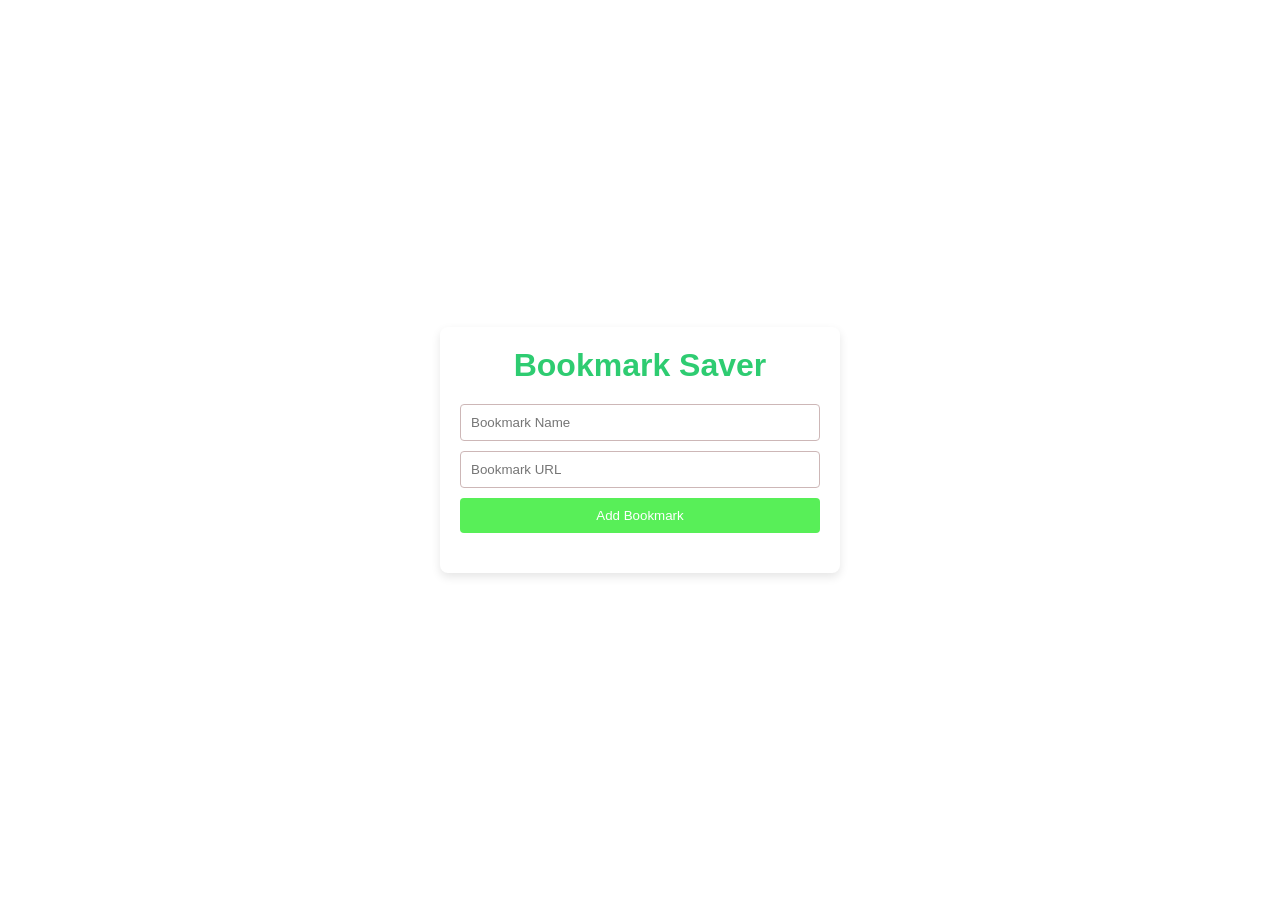
<file: Bookmark Saver/index.html>
<!DOCTYPE html>
<html lang="en">
<head>
    <meta charset="UTF-8">
    <meta name="viewport" content="width=device-width, initial-scale=1.0">
    <link rel="stylesheet" href="style.css">
    <title>BookMark Saver</title>
</head>
<body>
    <div class="app-container">
        <h1>Bookmark Saver</h1>
        <div class="input-container">
            <input type="text" id="bookmark-name" placeholder="Bookmark Name" >
            <input type="text" id="bookmark-url" placeholder="Bookmark URL" >
            <button id="add-bookmark">Add Bookmark</button>
            </div>

        <ul id="bookmark-list"></ul>

    </div>
    <script src="script.js"></script>
</body>
</html>
</file>
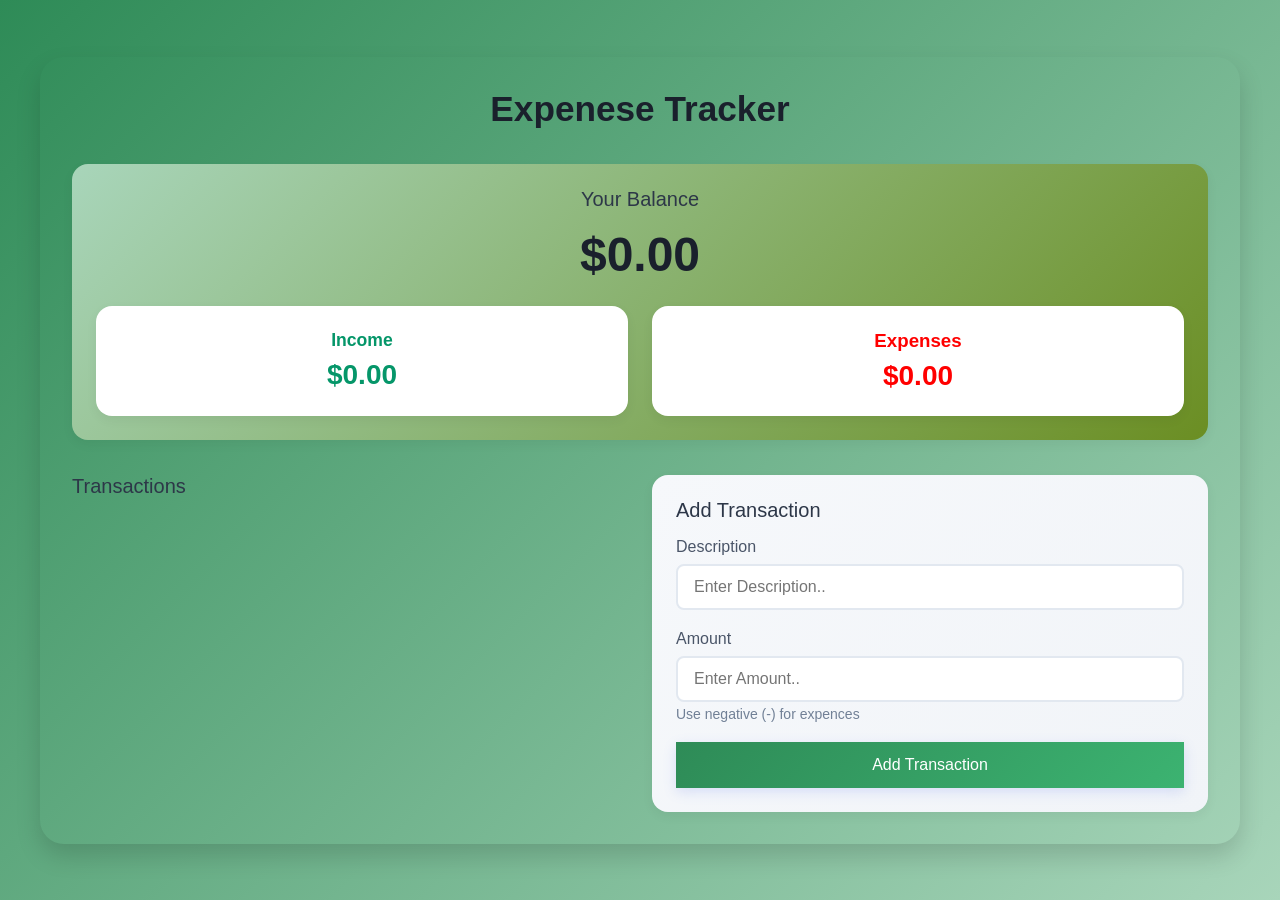
<file: Expense-Tracker/index.html>
<!DOCTYPE html>
<html lang="en">

<head>
    <meta charset="UTF-8">
    <meta name="viewport" content="width=device-width, initial-scale=1.0">
    <title>Expense Tracker</title>
    <link rel="stylesheet" href="style.css">
</head>

<body>
    <div class="container">
        <h1>Expenese Tracker</h1>

        <div class="balance-container">
            <h2>Your Balance</h2>
            <h1 id="balance">$00.0</h1>

            <div class="summary">
                <div class="income">
                    <h3>Income</h3>
                    <p id="income-amount">$0.00</p>
                </div>
                <div class="expense">
                    <h3>Expenses</h3>
                    <p id="expences-amount">$0.00</p>
                </div>

            </div>

        </div>
        <div class="main-content">
            <div class="transaction-container">
                <h2>Transactions</h2>
                <ul id="transaction-list">
                    <!-- Transaction will be inserted here-->
                </ul>
            </div>
            <div class="form-container">
                <h2>Add Transaction</h2>
                <form id="transaction-form">
                    <div class="form-group">
                        <label for="description">Description</label>
                        <input type="text" id="description" placeholder="Enter Description.." required>
                    </div>

                     <div class="form-group">
                        <label for="amount">Amount</label>
                        <input type="number" id="amount" placeholder="Enter Amount.." required >
                        <small>Use negative (-) for expences</small>
                    </div>

                    <button type="submit">Add Transaction</button>
                </form>
            </div>

        </div>

    </div>

<script src="script.js"></script>
</body>

</html>
</file>
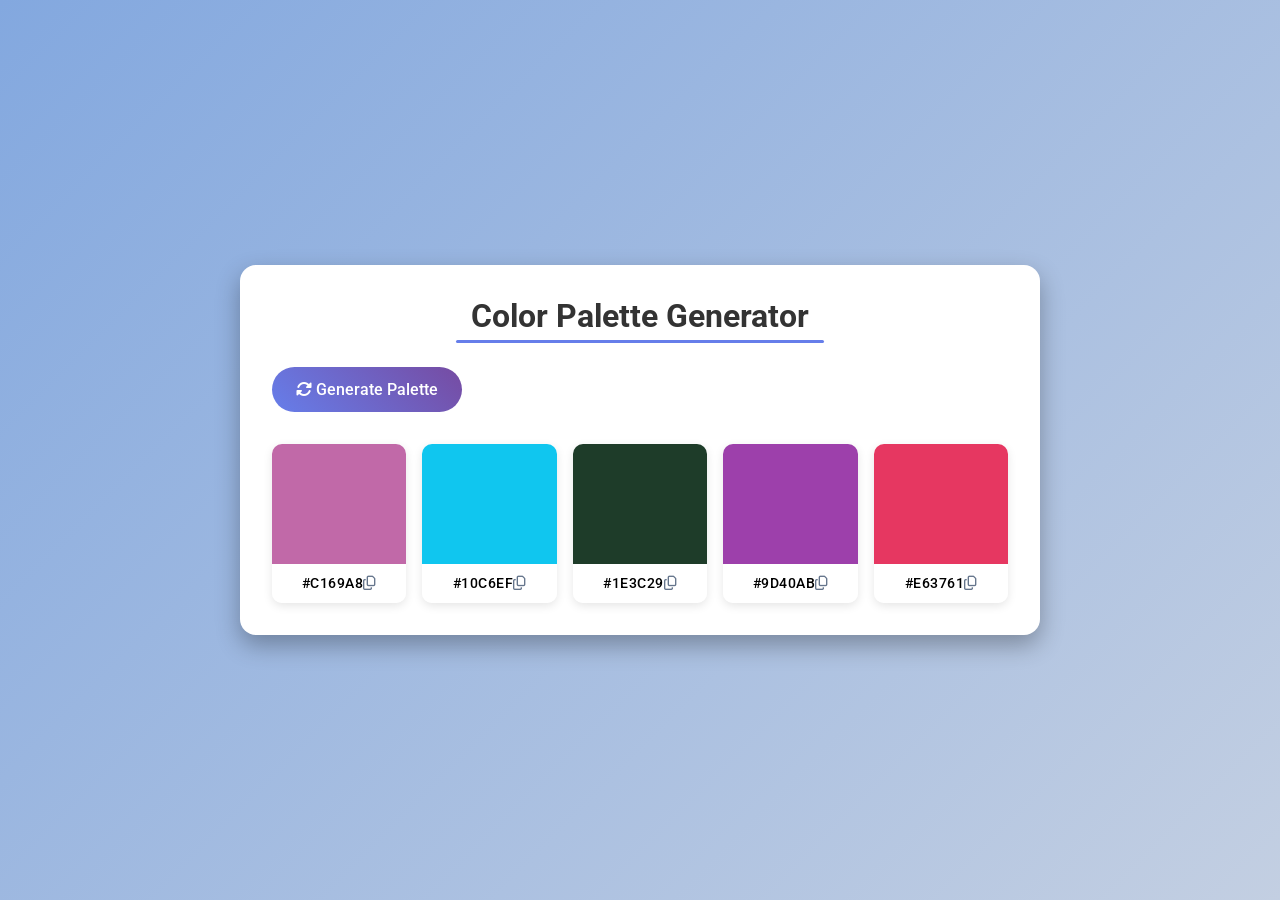
<file: Color-palette/palette.html>
<!DOCTYPE html>
<html lang="en">
  <head>
    <meta charset="UTF-8" />
    <meta name="viewport" content="width=device-width, initial-scale=1.0" />
    <title>Color Palette Generator</title>
    <link
      rel="stylesheet"
      href="https://cdnjs.cloudflare.com/ajax/libs/font-awesome/6.7.2/css/all.min.css"
      integrity="sha512-Evv84Mr4kqVGRNSgIGL/F/aIDqQb7xQ2vcrdIwxfjThSH8CSR7PBEakCr51Ck+w+/U6swU2Im1vVX0SVk9ABhg=="
      crossorigin="anonymous"
      referrerpolicy="no-referrer"
    />
    <link rel="stylesheet" href="palette.css" />
  </head>
  <body>
    <div class="container">
      <h1>Color Palette Generator</h1>

      <button id="generate-btn">
        <i class="fas fa-sync-alt"></i>
        Generate Palette
      </button>

      <div class="palette-container">
        <!-- COLOR BOX 1 -->
        <div class="color-box">
          <div class="color" style="background-color: #e1f5fe"></div>
          <div class="color-info">
            <span class="hex-value">#E1F5FE</span>
            <i class="far fa-copy copy-btn" title="Copy to clipboard"></i>
          </div>
        </div>
        <!-- COLOR BOX 2 -->
        <div class="color-box">
          <div class="color" style="background-color: #b3e5fc"></div>
          <div class="color-info">
            <span class="hex-value">#B3E5FC</span>
            <i class="far fa-copy copy-btn" title="Copy to clipboard"></i>
          </div>
        </div>
        <!-- COLOR BOX 3 -->
        <div class="color-box">
          <div class="color" style="background-color: #81d4fa"></div>
          <div class="color-info">
            <span class="hex-value">#81D4FA</span>
            <i class="far fa-copy copy-btn" title="Copy to clipboard"></i>
          </div>
        </div>
        <!-- COLOR BOX 4 -->
        <div class="color-box">
          <div class="color" style="background-color: #4fc3f7"></div>
          <div class="color-info">
            <span class="hex-value">#4FC3F7</span>
            <i class="far fa-copy copy-btn" title="Copy to clipboard"></i>
          </div>
        </div>
        <!-- COLOR BOX 5 -->
        <div class="color-box">
          <div class="color" style="background-color: #29b6f6"></div>
          <div class="color-info">
            <span class="hex-value">#29B6F6</span>
            <i class="far fa-copy copy-btn" title="Copy to clipboard"></i>
          </div>
        </div>
      </div>
    </div>

    <script src="script.js"></script>
  </body>
</html>
</file>
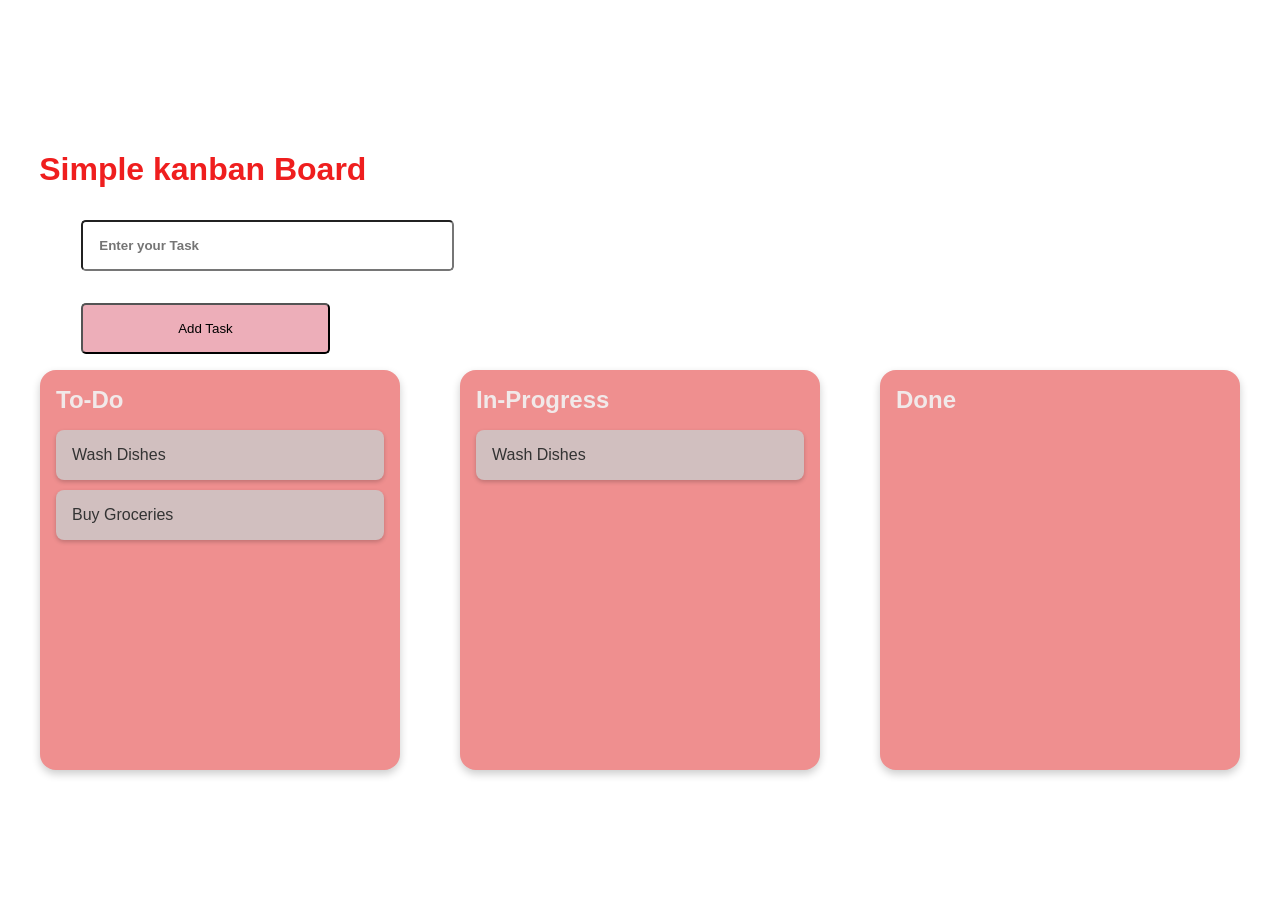
<file: To-Do/Do.html>
<!DOCTYPE html>
<html lang="en">

<head>
    <meta charset="UTF-8">
    <meta name="viewport" content="width=device-width, initial-scale=1.0">
    <title>Task Board</title>
    <link rel="stylesheet" href="style.css">
    
</head>
<body>
    <div class="container">
        <h1>Simple kanban Board</h1>

        <input type="text" id="input-Box" placeholder="Enter your Task">
        <button id="BTN">Add Task</button>
        <div class="board">
            <!-- list1-->

            <div class="list" id="list1">
                <h2>To-Do</h2>
                <div class="card" draggable="true" id="card1"> Wash Dishes</div>
                <div class="card" draggable="true" id="card2">Buy Groceries</div>
                <!-- <div id="Div-Content" class="card" draggable="true"></div> -->
            </div>

            <!-- List 2 -->
            <div class="list" id="list2">
                <h2>In-Progress</h2>
                <div class="card" draggable="true" id="card3"> Wash Dishes</div>
            </div>

            <!-- list-3-->
            <div class="list" id="list3">
            <h2>Done</h2>
            
            
        </div>
        </div>

    </div>
<script src="J-S.js"></script>
</body>
</html>
</file>
<file: Bookmark Saver/style.css>
*{
    margin: 0;
    padding: 0;
    box-sizing: border-box;
}

body{
    font-family: sans-serif;
    background-color: #fff;
    color: black;
    display: flex;
    justify-content: center;
    align-items: center;
    height: 100vh;

}

.app-container{
    background-color: #fff;
    padding: 20px;
    border-radius: 8px;
    box-shadow: 0 4px 10px rgba(0, 0, 0, 0.1);
    max-width: 400px;
    width: 90%;
    text-align: center;

}

h1{
    color: #2ecc71;
    margin-bottom: 20px;


}

.input-container {
    display: flex;
    flex-direction: column;
    gap: 10px;
    margin-bottom: 20px;

}

input{
    padding: 10px;
    border-radius: 4px;
    border: 1px solid rgb(205, 183, 183);

}

button{
    padding: 10px;
    background-color: rgb(88, 239, 88);
    color: #fff;
    border: none;
    border-radius: 4px;
    cursor: pointer;
    transition: background-color 0.3s ease;
}

button:hover{
    background-color: rgb(25, 231, 25);
}

#bookmark-list{
    list-style: none;
    padding: 0;
}
#bookmark-list li {
    border-color: #fff;
    padding: 10px;
    border: 1px solid #ddd;
    border-radius: 4px;
    margin-bottom: 10px;
    display: flex;
    justify-content: space-between;
    align-items: center;
}

#bookmark-list a{
    color: #2ecc71;
    text-decoration: none;

}
#bookmark-list button{
    border-color: red;
    padding: 5px 10px;
    &:hover{
        background-color: red;
    }
    
}
</file>
<file: Expense-Tracker/style.css>
*{
    margin: 0;
    padding: 0;
    box-sizing: border-box;
}

body{
    background:linear-gradient(135deg, #2e8b57, #a8d5ba);
    min-height: 100vh;
    font-family: "Roboto", sans-serif;
    display: flex;
    justify-content: center;
    align-items: center;
    padding: 20px;
    color: black;

}

.container{
    width: 100%;
    max-width: 1200px;
    padding:2rem;
    border-radius: 24px;
    box-shadow: 0 12px 24px rgba(0, 0, 0, 0.15);

}


h1{
    text-align: center;
    color: #1a202c;
    margin-bottom: 35px;
    font-size: 2.2rem;
    font-weight: 600;
    letter-spacing: -0;
}
h2{
    color: #2d3748;
    margin-bottom: 1rem;
    font-size: 1.25rem;
    font-weight: 500;
}

.balance-container{
    text-align: center;
    margin-bottom: 35px;
    padding: 24px;
    background: linear-gradient(135deg, #a8d5ba, #6b8e23);
    border-radius: 1rem;
    box-shadow: 0 4px 12px rgba(0, 0, 0, 0.05);
    
}

.balance-container  h1{
    font-size: 3rem;
    margin: 15px 0;

}
.summary{
    display: grid;
    grid-template-columns: 1fr 1fr;
    gap: 24px;
    margin-top:  24px;
}
.main-content{
    display: grid;
    grid-template-columns: 1fr 1fr;
    gap: 24px;
}

.income, .expense{
    background-color: #fff;
    padding: 24px;
    border-radius: 1rem;
    box-shadow: 0 4px 12px rgba(0, 0, 0, 0.05);
    transition: transform 0.2s ease;
    &:hover{
        transform: translateY(-2px);
    }
}

.income h3{
    color: #059669;
    font-size: 1.1rem;
    font-weight: 600;
}

.expense h3{
    color: red;
    font-weight: 1.1rem;
    font-weight: 600;
}

.income p,
.expense p {
    margin-top: 8px;
    font-size: 1.75rem;
    font-weight: 600;

}

.income p{
    color: #059669;
}

.expense p{
    color: red;
}

.transaction-container{
    height: 100%;
    display: flex;
    flex-direction: column;
}

#transaction-list{
    list-style: none;
    max-height: 500px;
    overflow-y: auto;
    flex-grow: 1;
    padding-right: 8px;
}

#transaction-list::-webkit-scrollbar{
    width: 8px;
    
}
#transaction-list::-webkit-scrollbar-track{
    background-color:  #f1f1f1;
    border-radius: 4px;
}
#transaction-list::-webkit-scrollbar-thumb{
    /*thumb is the graggble part of scrollbar */
    background-color: #cbd5e0;
    border-radius: 4px;

}

#transaction-list::-webkit-scrollbar-thumb:hover{
    background-color:  #a0aec0;

}
.transaction{
    display: flex;
    justify-content: space-between;
    align-items: center;
    padding: 1rem 1.2rem ;
    margin-bottom: 12px;
    border-radius: 12px;
    background-color: #fff;
    box-shadow: 0 2px 8px rgba(0, 0, 0, 0.05);
    transition: all 0.2s ease;
    border-right: 5px solid;
    animation: slideIn 0.3s ease;
}

@keyframes slideIn {
    from{
        opacity: 0;
        transform: translateX(-20px);
    }
    to {
        opacity: 1;
        transform: translateX(0px);
    }
}

.transaction.income{
    border-right-color: #059669;
}
.transaction.expense{
    border-right-color: #dc2626;
}

.transaction .delete-btn {
    background: none;
    border: none;
    color: #dc2626;
    cursor: pointer;
    font-size: 1.4rem;
    opacity: 0;
    transition: all 0.2s ease;
    padding: 4px 8px;
    border-radius: 4px;
    margin-left: 12px;
}
.transaction:hover .delete-btn {
  opacity: 1;
}

.transaction .delete-btn:hover {
  background-color: #fee2e2;
  transform: scale(1.1);
}

/*&:hover{
    opacity: 1;
}
&:hover{
    background-color: #fff;
    transform: scale(1.1);
}
} */

.form-container {
    background: linear-gradient(135deg, #f6f8fb, #f1f4f8);
    padding: 24px;
    border-radius: 16px;
    box-shadow: 0 4px 12px rgba(0, 0, 0, 0.05);
    height: 100%;
    display: flex;
    flex-direction: column;
}

.form-container form{
    height: 100%;
    display: flex;
    flex-direction: column;

}

.form-group {
    margin-bottom: 20px;

}
label{
    display: block;
    margin-bottom: 8px;
    color: #4a5568;
    font-weight: 500;
}

input{
    width: 100%;
    padding: 12px 16px;
    border: 2px solid #e2e8f0;
    border-radius: 8px;
    font-size: 1rem;
    transition: all 0.2s ease;
    background-color: #fff;
    &:focus{
        outline: none;
        border-color: #667eea;
        box-shadow: 0 0 0 3px rgba(102, 126, 234, 0.1);
    }
    &:hover{
        border-color: #cbd5e0;
    }
}

small{
    color: #718096;
    font-size: 0.875rem;
    margin-top: 4px;
    display: block;

}

button[type="submit"] {
    width: 100%;
    padding: 14px;
    background: linear-gradient(135deg, #2e8b57 0%, #3cb371 100%);
    color: white;
    border: none;
    cursor: pointer;
    font-size: 1rem;
    font-weight: 500;
    transition: all 0.2s ease;
    box-shadow: 0 4px 12px rgba(102, 126, 234, 0.2);
    margin-top: auto;
}
    

button[type="submit"] :hover{
    transform: translateY(-2px);
    box-shadow: 0 6px 16px rgba(102, 126, 234, 0.3);
}
    
button[type="submit"]:active{
        transform: translateY(0);
    }


/* @responsiveness */
@media (max-width: 480px) {
    .container{
        padding: 24px;

    }
    .summary{grid-template-columns: 1fr;
    gap: 16px;
    }

    .balance-container h1{
        font-size: 2.5rem;
    }

    .income p,
    .expense p{
        font-size: 1.5rem;
    }
    .transaction {
        padding: 14px 16px;
    }
    h1 {
        font-size: 1.8rem;
    }
    

}
</file>
<file: Color-palette/palette.css>
@import url('https://fonts.googleapis.com/css2?family=Roboto:ital,wght@0,100..900;1,100..900&display=swap');

*{
    padding: 0;
    margin: 0;
    box-sizing: border-box;
    font-family: "Roboto", sans-serif;

}

body{
    background:linear-gradient(135deg, #83a8df, #c3cfe2);
    min-height: 100vh;
    display: flex;
    align-items: center;
    justify-content: center;
    padding: 20px;
}

.container{
    background-color: white;
    border-radius: 1rem;
    padding: 2rem;
    width: 100%;
    max-width: 800px;
    box-shadow: 0 10px 25px rgba(0, 0, 0, 0.3);
}



h1{
    text-align: center;
    margin-bottom: 1.5rem;
    color: #333;
    position: relative;
    padding-bottom: 0.5rem;

}

h1::after{
    content: "";
    position: absolute;
    bottom: 0;
    left: 50%;
    transform: translateX(-50%);
    width: 50%;
    height: 3px;
    background-color: #667eea;
    border-radius: 2px ;
}

#generate-btn{
    background:linear-gradient(45deg, #667eea, #764ba2);
    color: white;
    border: none;
    padding: 0.8rem 1.5rem;
    border-radius: 50px;
    cursor: pointer;
    font-weight: 500;
    margin-bottom: 2rem;
    font-size: 1rem;
    &:hover{
        transform: translateY(-2px);
        box-shadow: 0 10px rgba(102, 126, 234, 0.3);
    }
    &:active{
        transform: translateY(0);
    }

}

.palette-container{
    display: grid;
    gap: 1rem;
    grid-template-columns: repeat(auto-fit, minmax(130px, 1fr));
}

.color-box{
    border-radius: 10px;
    overflow: hidden;
    box-shadow: 0 3px 10px rgba(0, 0, 0, 0.1);
    transition: transform 0.2s ;
    &:hover{
        transform: translateY(-5px);
    }

}

.color{
    height: 120px;
    cursor: pointer;

}

.color-info{background-color: #fff;
        padding: 0.7rem;
        display: flex;
        align-items: center;
        justify-content: center;
        font-size: 0.9rem;
}

.hex-value{
    font-weight: 500;
    letter-spacing: 0.5px;


}

.copy-btn{
    cursor: pointer;
    color: #64748b;

    &:hover{
        color: #667eea;
    }
}

@media (max-width: 768px) {
    .palette-container{
        grid-template-columns: repeat(auto-fit, minmax(100px, 1fr));
    }
}
</file>
<file: To-Do/style.css>
*{
margin: 0;
padding: 0;
box-sizing: border-box;
}

/* define the flex property inside the body to make box responsive */
body{
    font-family: sans-serif;
    background-color: #fff;
    display: flex;
    justify-content: center;
    align-items: center;
    min-height: 100vh;
}
#input-Box{
    min-width: 30%;
    padding: 1rem;
    margin: 2rem;
    margin-left: 5%;
    border-radius: 0.3rem;
    font-weight: 600;

}
#BTN{
    background-color: rgb(237, 174, 185);
    border-radius: 5px;
    min-width: 20%;
    margin-left: 5%;
    cursor: pointer;
    padding: 1rem;
    margin-bottom:  1rem;
    &:hover{
        background-color: hsl(350, 100%, 88%);
    }
}

.container{
    align-items: center;
    padding: 1.2rem;
    width: 100%;
}

#input-Box{
    display: flex;
    
}
h1{
    margin: 20px;
    color: rgba(237, 6, 6, 0.902);
    font-size: 2rem;
}

.board{
    display: flex;
    justify-content: space-between;
    align-items: flex-start;
    width: 100%;
    max-width: 1200px;
    margin: 0 auto;
    gap: 20px;
}

.list{
    background-color: hsl(0, 75%, 75%);
    color: #221515;
    min-height: 400px;
    padding: 1rem;
    border-radius: 1rem;
    width: 30%;
    box-shadow: 0px 4px 8px rgba( 0, 0, 0, 0.2);
    
}

.list h2{
    color: hsl(0, 21%, 93%);
    margin-bottom: 1rem;
    font-size: 1.5rem;
}

.card{
    background-color: #d1bfbf;
    color: #333;
    padding: 1rem;
    margin-bottom: 10px;
    border-radius: 8px;
    cursor: grab;
    box-shadow: 0 2px 4px rgba(0, 0, 0, 0.2);
    transition: transform 0.2s box-shadow 0.2s;
    &:hover{
        background-color: #e1cfcf;
    }
}

.card:active{
        cursor: grabbing;
        transform: scale(1.05);
        box-shadow: 0 4px 8px rgba(0, 0, 0,0.2);

    }


.list.over{
    background-color: #b14e4e;
}

@media(max-width: 768px){
     .board{
        flex-direction: column;
        align-items: center;
     }
     .list{
        width: 80%;
        margin-bottom: 20px;
     }
}
</file>
